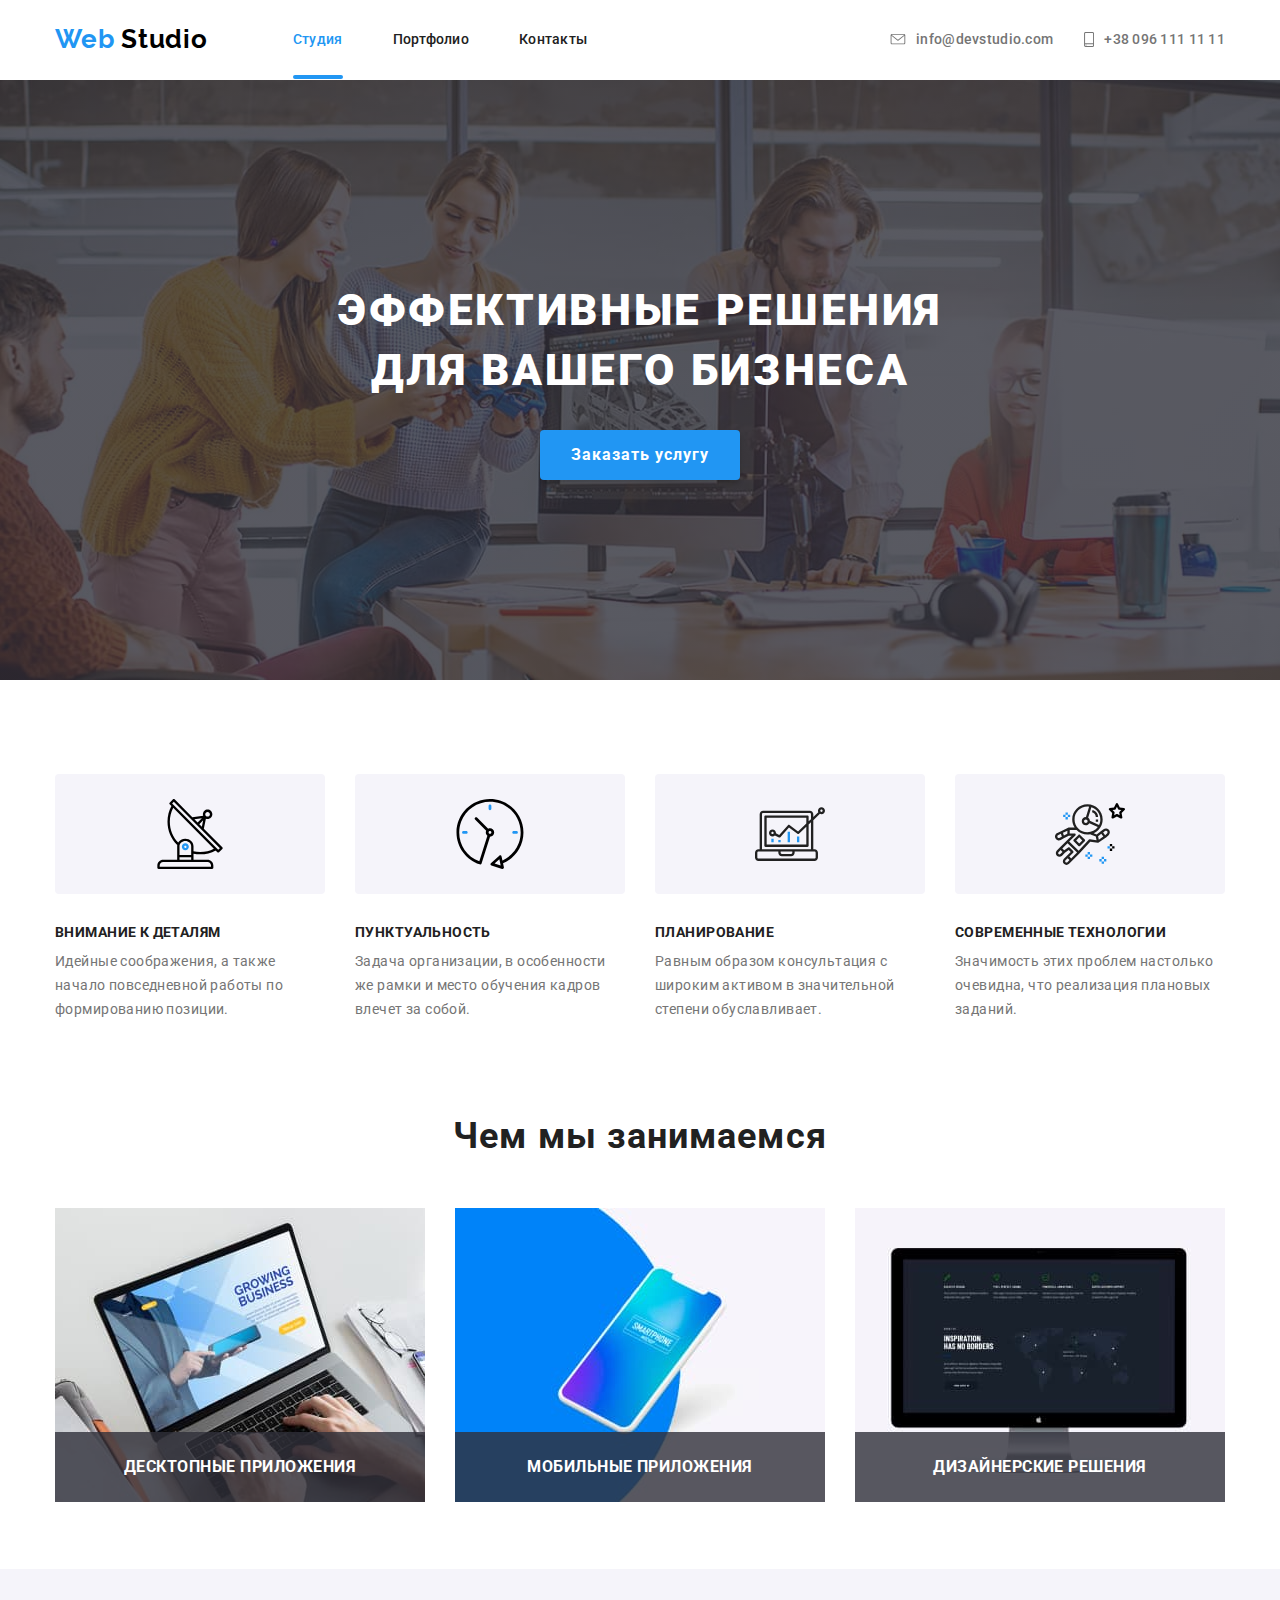
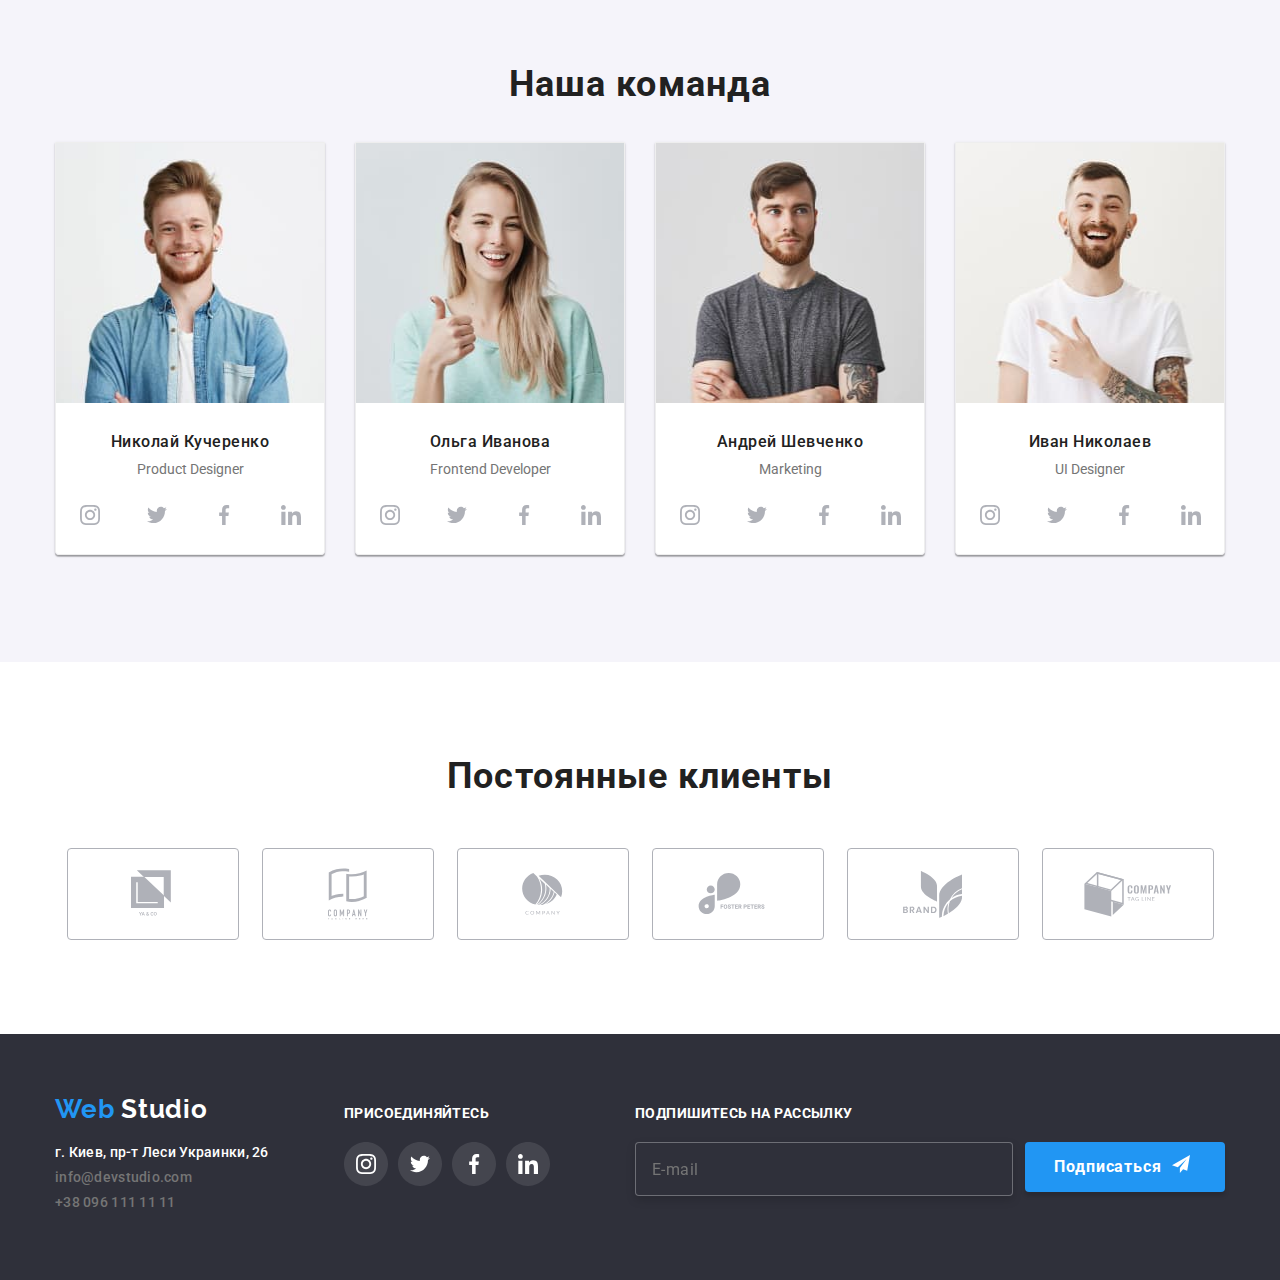
<file: index.html>
<!DOCTYPE html>
<html lang="ru">

<head>
  <meta charset="UTF-8" />
  <meta name="viewport" content="width=device-width, initial-scale=1.0" />
  <title>Web Studio</title>
  <link rel="stylesheet" href="./css/normalize.css" />
  <link rel="stylesheet" href="./css/style.css" />
  <link href="https://fonts.googleapis.com/css2?family=Roboto:wght@400;500;700&display=swap" rel="stylesheet" />
</head>

<body>
  <!--Хедер-->
  <header class="header">
    <div class="container">
      <nav class="navigation">
        <a class="logo-link-header link" href="./index.html">Web<span class="logo-studio-header"> Studio</span></a>

        <ul class="navigation-list list">
          <li class="navigation-list-item">
            <a class="navigation-list-link link current" href="./index.html">Студия</a>
          </li>
          <li class="navigation-list-item">
            <a class="navigation-list-link link" href="./portfolio.html">Портфолио</a>
          </li>
          <li class="navigation-list-item">
            <a class="navigation-list-link link" href="">Контакты</a>
          </li>
        </ul>
      </nav>

      <div class="header-contacts">
        <address class="address">
          <ul class="header-address list">

            <li class="mail-link-block">
              <a class="company-address-header link" href="mailto:info@devstudio.com">
                <svg class="company-address-svg" width="16" height="11">
                  <use href="./images/icons/symbol-defs.svg#envelope"></use>
                </svg>
                info@devstudio.com
              </a>
            </li>

            <li class="phone-link-block">
              <a class="company-address-header link" href="tel:+380961111111">
                <svg class="company-address-svg" width="10" height="15">
                  <use href="./images/icons/symbol-defs.svg#smartphone"></use>
                </svg>
                +38 096 111 11 11
              </a>
            </li>

          </ul>
        </address>
      </div>
    </div>
  </header>

  <main>
    <!--Герой-->
    <section class="hero">
      <div class="container">
        <h1 class="hero-title">
          Эффективные решения<br>для вашего бизнеса
        </h1>
        <div class="hero-button">
          <button class="button" data-open-modal>Заказать услугу</button>
        </div>

        <div class="backdrop is-hidden" data-backdrop>
          <div class="modal">
            <form class="contact-form" autocomplete="off">

              <button class="close-button" data-close-modal>
                <svg class="close-button-icon">
                  <use href="./images/icons/symbol-defs.svg#close"></use>
                </svg>
              </button>

              <b class="modal-title">Оставьте свои данные, мы вам перезвоним</b>

              <div class="input-div">
                <input class="contact-form-input" type="text" name="user-name" placeholder=" " id="user-name">
                <svg class="input-icon">
                  <use href="./images/icons/symbol-defs.svg#person-black"></use>
                </svg>
                <label class="contact-form-label" for="user-name">Имя</label>
              </div>

              <div class="input-div">
                <input class="contact-form-input" type="tel" name="user-phone" placeholder=" " id="user-phone">
                <svg class="input-icon">
                  <use href="./images/icons/symbol-defs.svg#phone-black"></use>
                </svg>
                <label class="contact-form-label" for="user-phone">Телефон</label>
              </div>

              <div class="input-div">
                <input class="contact-form-input" type="email" name="user-email" placeholder=" " id="user-email">
                <svg class="input-icon">
                  <use href="./images/icons/symbol-defs.svg#email-black"></use>
                </svg>
                <label class="contact-form-label" for="user-email">Почта</label>
              </div>

              <div class="input-div">
                <textarea class="user-comment" name="user-message" id="user-comment" placeholder=" "></textarea>
                <label class="comment-label" for="user-comment">Комментарий</label>
              </div>

              <div class="checkbox-div">
                <label class="checkbox-label">
                  <input class="checkbox-input" type="checkbox" name="checkbox-name"><span>Соглашаюсь с рассылкой и
                    принимаю <a href="#">Условия договора</a></span>
                  <svg class="checkbox-icon">
                    <use href="./images/icons/symbol-defs.svg#icon-check"></use>
                  </svg>
                </label>
              </div>

              <button class="submit-button" type="submit">Отправить</button>
            </form>
          </div>
        </div>

        <script>
          const refs = {
            openModalBtn: document.querySelector("[data-open-modal]"),
            closeModalBtn: document.querySelector("[data-close-modal]"),
            backdrop: document.querySelector("[data-backdrop]"),
          };

          refs.openModalBtn.addEventListener("click", toggleModal);
          refs.closeModalBtn.addEventListener("click", toggleModal);

          refs.backdrop.addEventListener("click", logBackdropClick);

          function toggleModal() {
            refs.backdrop.classList.toggle("is-hidden");
          }

          function logBackdropClick() {
            console.log("Это клик в бекдроп");
          }
        </script>

      </div>
    </section>

    <!--Преимущества-->
    <section class="advantages">
      <div class="container">
        <h2 hidden>Наши преимущества</h2>
        <ul class="advantages-list list">
          <li class="advantages-list-item list">
            <div class="advantages-icon-div">
              <svg class="advantage-link-icon">
                <use href="./images/icons/symbol-defs.svg#advantage-1"></use>
              </svg>
            </div>
            <h3 class="advantage-name">Внимание к деталям</h3>
            <p class="advantage-description">
              Идейные соображения, а также начало повседневной работы по
              формированию позиции.
            </p>
          </li>


          <li class="advantages-list-item list">
            <div class="advantages-icon-div">
              <svg class="advantage-link-icon">
                <use href="./images/icons/symbol-defs.svg#advantage-2"></use>
              </svg>
            </div>
            <h3 class="advantage-name">Пунктуальность</h3>
            <p class="advantage-description">
              Задача организации, в особенности же рамки и место обучения
              кадров влечет за собой.
            </p>
          </li>

          <li class="advantages-list-item list">
            <div class="advantages-icon-div">
              <svg class="advantage-link-icon">
                <use href="./images/icons/symbol-defs.svg#advantage-3"></use>
              </svg>
            </div>
            <h3 class="advantage-name">Планирование</h3>
            <p class="advantage-description">
              Равным образом консультация с широким активом в значительной
              степени обуславливает.
            </p>
          </li>

          <li class="advantages-list-item list">
            <div class="advantages-icon-div">
              <svg class="advantage-link-icon">
                <use href="./images/icons/symbol-defs.svg#advantage-4"></use>
              </svg>
            </div>
            <h3 class="advantage-name">Современные технологии</h3>
            <p class="advantage-description">
              Значимость этих проблем настолько очевидна, что реализация
              плановых заданий.
            </p>
          </li>
        </ul>
      </div>
    </section>

    <!--Чем мы занимаемся-->
    <section class="activities">
      <div class="container">
        <h2 class="section-title">Чем мы занимаемся</h2>
        <ul class="activities-list list">

          <li class="activities-list-item">
            <h3 class="activities-list-item-name">Десктопные приложения</h3>
            <img src="./images/activity-1.jpg" alt="Ноутбук" width="370" height="294" />
          </li>

          <li class="activities-list-item">
            <h3 class="activities-list-item-name">Мобильные приложения</h3>
            <img src="./images/activity-2.jpg" alt="Смартфон" width="370" height="294" />
          </li>

          <li class="activities-list-item">
            <h3 class="activities-list-item-name">Дизайнерские решения</h3>
            <img src="./images/activity-3.jpg" alt="Стационарный компьютер" width="370" height="294" />
          </li>

        </ul>
      </div>
    </section>

    <!--Наша команда-->
    <section class="team">
      <div class="container">
        <h2 class="section-title">Наша команда</h2>
        <ul class="team-members-list list">
          <li class="team-member">
            <div class="team-card-image">
              <img class="team-member-image" src="./images/team-member-1.jpg" alt="фото члена команды" width="270"
                height="260" />
            </div>
            <div class="team-card-content">
              <h3 class="team-member-name">Николай Кучеренко</h3>
              <p class="team-member-position">Product Designer</p>
              <ul class="team-member-social-links list">

                <li class="team-member-social-links-item">
                  <a class="team-member-link" href="" aria-label="Ссылка на профиль Инстаграм">
                    <svg class="team-member-link-icon">
                      <use href="./images/icons/symbol-defs.svg#instagram"></use>
                    </svg>
                  </a>
                </li>
                <li class="team-member-social-links-item">
                  <a class="team-member-link" href="" aria-label="Ссылка на профиль Твиттер">
                    <svg class="team-member-link-icon">
                      <use href="./images/icons/symbol-defs.svg#twitter"></use>
                    </svg>
                  </a>
                </li>
                <li class="team-member-social-links-item">
                  <a class="team-member-link" href="" aria-label="Ссылка на профиль Фейсбук">
                    <svg class="team-member-link-icon">
                      <use href="./images/icons/symbol-defs.svg#facebook"></use>
                    </svg>
                  </a>
                </li>
                <li class="team-member-social-links-item">
                  <a class="team-member-link" href="" aria-label="Ссылка на профиль Линкедин">
                    <svg class="team-member-link-icon">
                      <use href="./images/icons/symbol-defs.svg#linkedin"></use>
                    </svg>
                  </a>
                </li>

              </ul>
            </div>
          </li>

          <li class="team-member">
            <div class="team-card-image">
              <img class="team-member-image" src="./images/team-member-2.jpg" alt="фото члена команды" width="270"
                height="260" />
            </div>
            <div class="team-card-content">
              <h3 class="team-member-name">Ольга Иванова</h3>
              <p class="team-member-position">Frontend Developer</p>
              <ul class="team-member-social-links list">

                <li class="team-member-social-links-item">
                  <a class="team-member-link" href="" aria-label="Ссылка на профиль Инстаграм">
                    <svg class="team-member-link-icon">
                      <use href="./images/icons/symbol-defs.svg#instagram"></use>
                    </svg>
                  </a>
                </li>
                <li class="team-member-social-links-item">
                  <a class="team-member-link" href="" aria-label="Ссылка на профиль Твиттер">
                    <svg class="team-member-link-icon">
                      <use href="./images/icons/symbol-defs.svg#twitter"></use>
                    </svg>
                  </a>
                </li>
                <li class="team-member-social-links-item">
                  <a class="team-member-link" href="" aria-label="Ссылка на профиль Фейсбук">
                    <svg class="team-member-link-icon">
                      <use href="./images/icons/symbol-defs.svg#facebook"></use>
                    </svg>
                  </a>
                </li>
                <li class="team-member-social-links-item">
                  <a class="team-member-link" href="" aria-label="Ссылка на профиль Линкедин">
                    <svg class="team-member-link-icon">
                      <use href="./images/icons/symbol-defs.svg#linkedin"></use>
                    </svg>
                  </a>
                </li>

              </ul>
            </div>
          </li>

          <li class="team-member">
            <div class="team-card-image">
              <img class="team-member-image" src="./images/team-member-3.jpg" alt="фото члена команды" width="270"
                height="260" />
            </div>
            <div class="team-card-content">
              <h3 class="team-member-name">Андрей Шевченко</h3>
              <p class="team-member-position">Marketing</p>
              <ul class="team-member-social-links list">

                <li class="team-member-social-links-item">
                  <a class="team-member-link" href="" aria-label="Ссылка на профиль Инстаграм">
                    <svg class="team-member-link-icon">
                      <use href="./images/icons/symbol-defs.svg#instagram"></use>
                    </svg>
                  </a>
                </li>
                <li class="team-member-social-links-item">
                  <a class="team-member-link" href="" aria-label="Ссылка на профиль Твиттер">
                    <svg class="team-member-link-icon">
                      <use href="./images/icons/symbol-defs.svg#twitter"></use>
                    </svg>
                  </a>
                </li>
                <li class="team-member-social-links-item">
                  <a class="team-member-link" href="" aria-label="Ссылка на профиль Фейсбук">
                    <svg class="team-member-link-icon">
                      <use href="./images/icons/symbol-defs.svg#facebook"></use>
                    </svg>
                  </a>
                </li>
                <li class="team-member-social-links-item">
                  <a class="team-member-link" href="" aria-label="Ссылка на профиль Линкедин">
                    <svg class="team-member-link-icon">
                      <use href="./images/icons/symbol-defs.svg#linkedin"></use>
                    </svg>
                  </a>
                </li>

              </ul>
            </div>
          </li>

          <li class="team-member">
            <div class="team-card-image">
              <img class="team-member-image" src="./images/team-member-4.jpg" alt="фото члена команды" width="270"
                height="260" />
            </div>
            <div class="team-card-content">
              <h3 class="team-member-name">Иван Николаев</h3>
              <p class="team-member-position">UI Designer</p>
              <ul class="team-member-social-links list">

                <li class="team-member-social-links-item">
                  <a class="team-member-link" href="" aria-label="Ссылка на профиль Инстаграм">
                    <svg class="team-member-link-icon">
                      <use href="./images/icons/symbol-defs.svg#instagram"></use>
                    </svg>
                  </a>
                </li>
                <li class="team-member-social-links-item">
                  <a class="team-member-link" href="" aria-label="Ссылка на профиль Твиттер">
                    <svg class="team-member-link-icon">
                      <use href="./images/icons/symbol-defs.svg#twitter"></use>
                    </svg>
                  </a>
                </li>
                <li class="team-member-social-links-item">
                  <a class="team-member-link" href="" aria-label="Ссылка на профиль Фейсбук">
                    <svg class="team-member-link-icon">
                      <use href="./images/icons/symbol-defs.svg#facebook"></use>
                    </svg>
                  </a>
                </li>
                <li class="team-member-social-links-item">
                  <a class="team-member-link" href="" aria-label="Ссылка на профиль Линкедин">
                    <svg class="team-member-link-icon">
                      <use href="./images/icons/symbol-defs.svg#linkedin"></use>
                    </svg>
                  </a>
                </li>

              </ul>
            </div>
          </li>
        </ul>
      </div>
    </section>

    <!--Постоянные клиенты-->
    <section class="clients">
      <div class="container">
        <h2 class="section-title">Постоянные клиенты</h2>
        <ul class="clients-list list">
          <li class="clients-list-item">
            <a class="client-logo-link" href="" aria-label="логотип компании-клиента">
              <svg class="client-logo-svg" width="44" height="49">
                <use href="./images/icons/symbol-defs.svg#logo-1"></use>
              </svg>
            </a>
          </li>
          <li class="clients-list-item">
            <a class="client-logo-link" href="" aria-label="логотип компании-клиента">
              <svg class="client-logo-svg" width="40" height="52">
                <use href="./images/icons/symbol-defs.svg#logo-2"></use>
              </svg>
            </a>
          </li>
          <li class="clients-list-item">
            <a class="client-logo-link" href="" aria-label="логотип компании-клиента">
              <svg class="client-logo-svg" width="41" height="42">
                <use href="./images/icons/symbol-defs.svg#logo-3"></use>
              </svg>
            </a>
          </li>
          <li class="clients-list-item">
            <a class="client-logo-link" href="" aria-label="логотип компании-клиента">
              <svg class="client-logo-svg" width="80" height="42">
                <use href="./images/icons/symbol-defs.svg#logo-4"></use>
              </svg>
            </a>
          </li>
          <li class="clients-list-item">
            <a class="client-logo-link" href="" aria-label="логотип компании-клиента">
              <svg class="client-logo-svg" width="59" height="47">
                <use href="./images/icons/symbol-defs.svg#logo-5"></use>
              </svg>
            </a>
          </li>
          <li class="clients-list-item">
            <a class="client-logo-link" href="" aria-label="логотип компании-клиента">
              <svg class="client-logo-svg" width="88" height="45">
                <use href="./images/icons/symbol-defs.svg#logo-6"></use>
              </svg>
            </a>
          </li>
        </ul>
      </div>
    </section>
  </main>

  <footer>
    <!--Контакты-->
    <section class="footer">
      <div class="container">
        <h2 hidden>Контакты</h2>
        <div class="footer-contacts">
          <a class="logo-link-footer link" href="./index.html">Web<span class="logo-studio-footer"> Studio</span></a>
          <address class="address">
            <ul class="list">
              <li>
                <a class="company-address link" href="https://goo.gl/maps/VdEKPKN24WeTXLv36" target="_blank">г. Киев,
                  пр-т Леси Украинки, 26</a>
              </li>
              <li>
                <a class="company-mail-footer link" href="mailto:info@devstudio.com">info@devstudio.com
                </a>
              </li>
              <li>
                <a class="company-phone-footer link" href="tel:+380961111111">+38 096 111 11 11
                </a>
              </li>
            </ul>
          </address>
        </div>

        <div class="footer-join">
          <b class="join">Присоединяйтесь</b>
          <ul class="join-links-list list">
            <li class="join-links-item">
              <a class="join-logo-link link" href="">
                <svg class="join-logo-link-svg">
                  <use href="./images/icons/symbol-defs.svg#instagram-footer"></use>
                </svg>
              </a>
            </li>
            <li class="join-links-item">
              <a class="join-logo-link link" href="">
                <svg class="join-logo-link-svg">
                  <use href="./images/icons/symbol-defs.svg#twitter-footer"></use>
                </svg>
              </a>
            </li>
            <li class="join-links-item">
              <a class="join-logo-link link" href="">
                <svg class="join-logo-link-svg">
                  <use href="./images/icons/symbol-defs.svg#facebook-footer"></use>
                </svg>
              </a>
            </li>
            <li class="join-links-item">
              <a class="join-logo-link link" href="">
                <svg class="join-logo-link-svg">
                  <use href="./images/icons/symbol-defs.svg#linkedin-footer"></use>
                </svg>
              </a>
            </li>
          </ul>
        </div>

        <div class="footer-subscribe">

          <form action="#" method="GET" class="subscribe-form">
            <b class="subscribe">Подпишитесь на рассылку</b>
            <div class="subscribe-block">

              <input type="email" name="user email" class="subscribe-input" placeholder="E-mail">

              <button type="submit" class="subscribe-button">
                Подписаться
                <svg class="subscribe-button-icon" width="24" height="24">
                  <use href="./images/icons/symbol-defs.svg#send"></use>
                </svg>
              </button>
            </div>
          </form>

        </div>
      </div>
    </section>
  </footer>
</body>

</html>
</file>
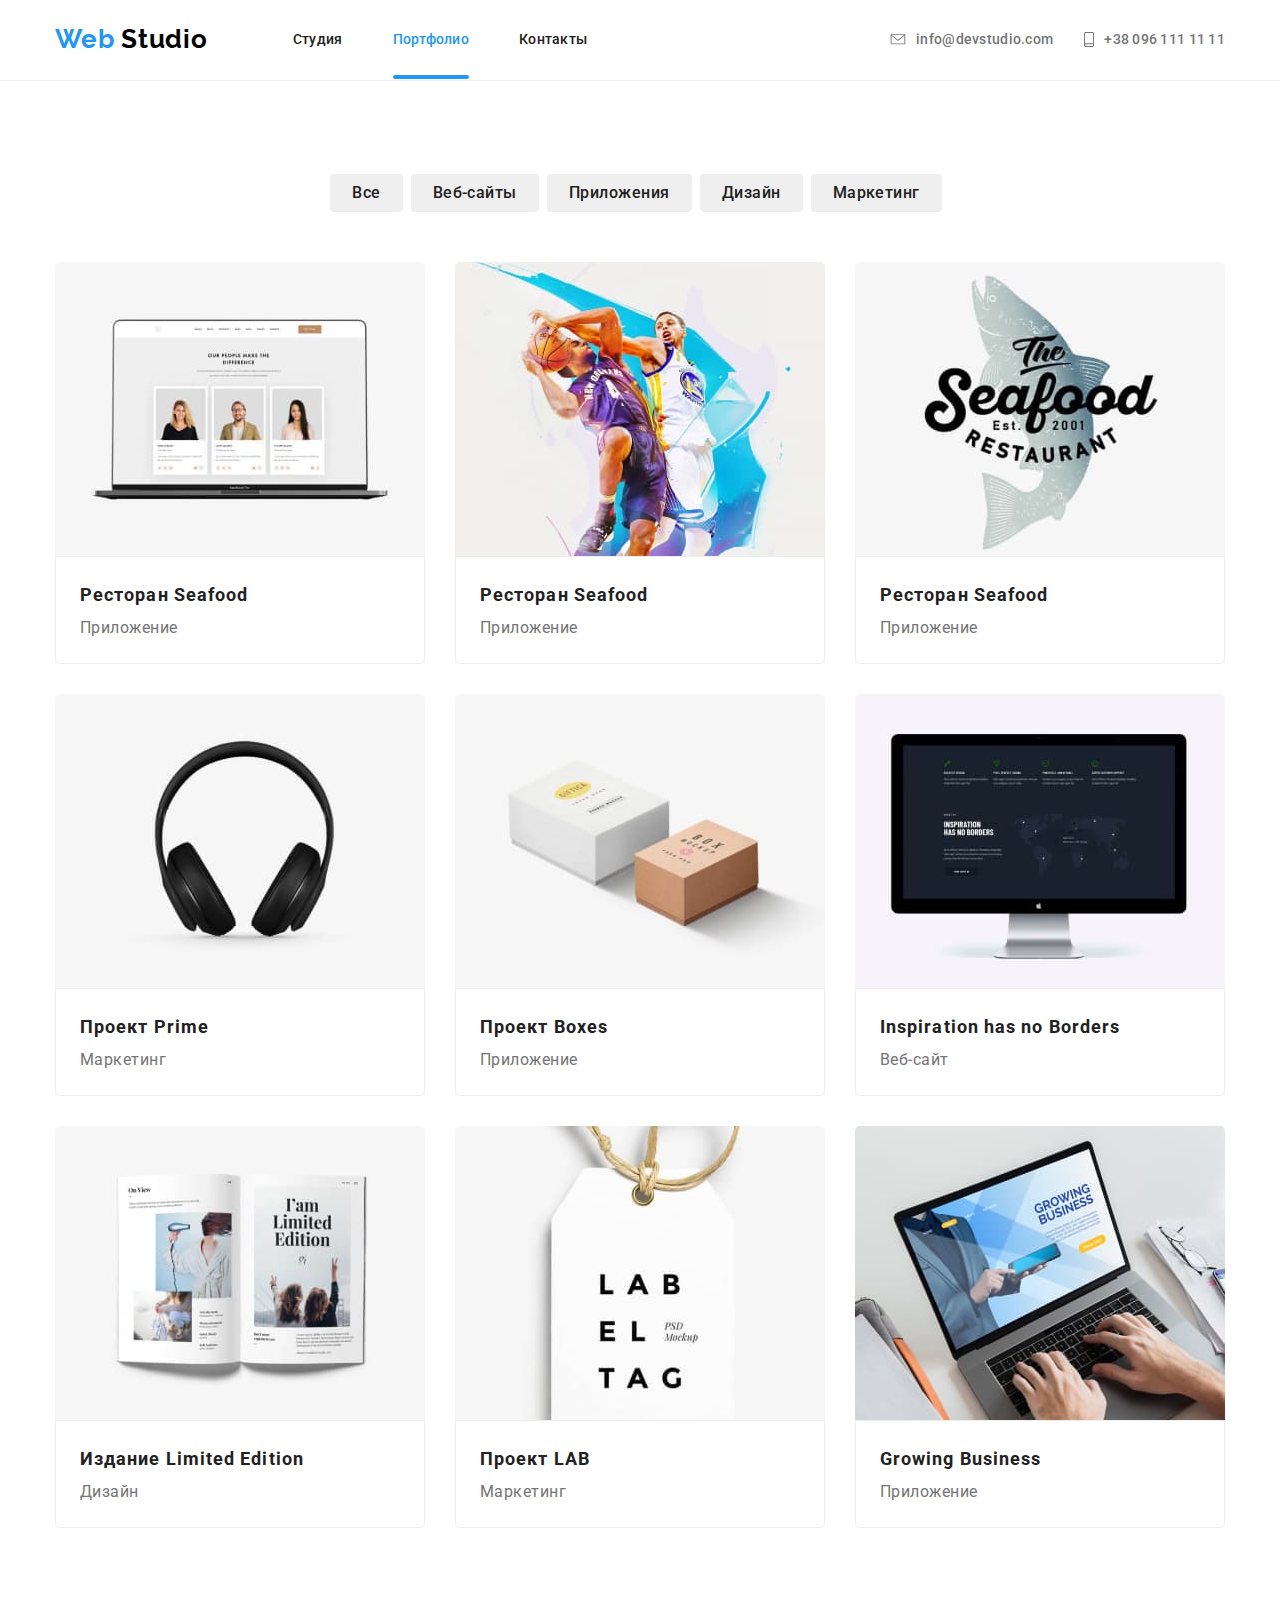
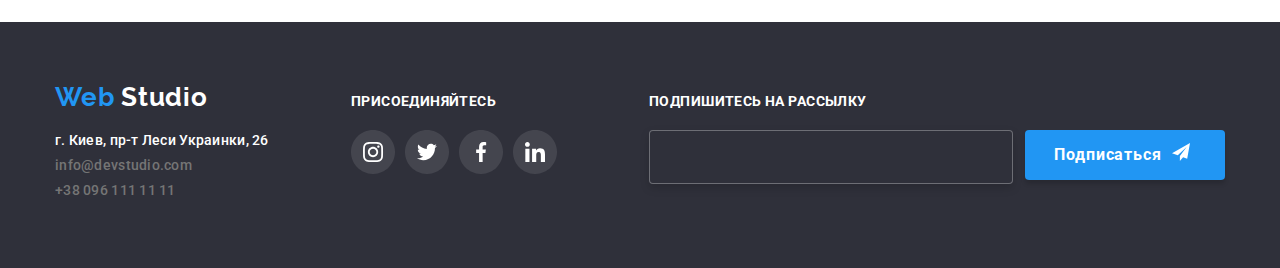
<file: portfolio.html>
<!DOCTYPE html>
<html lang="ru">

<head>
    <meta charset="UTF-8">
    <meta name="viewport" content="width=device-width, initial-scale=1.0">
    <title>Web Studio</title>
    <link rel="stylesheet" href="./css/normalize.css">
    <link rel="stylesheet" href="./css/style.css">
    <link href="https://fonts.googleapis.com/css2?family=Roboto:wght@400;500;700&display=swap" rel="stylesheet">

</head>

<body>

    <!--Хедер-->
    <header class="header">
        <div class="container">
            <nav class="navigation">
                <a class="logo-link-header link" href="./index.html">Web<span class="logo-studio-header">
                        Studio</span></a>

                <ul class="navigation-list list">
                    <li class="navigation-list-item">
                        <a class="navigation-list-link link" href="./index.html">Студия</a>
                    </li>
                    <li class="navigation-list-item">
                        <a class="navigation-list-link link current" href="./portfolio.html">Портфолио</a>
                    </li>
                    <li class="navigation-list-item">
                        <a class="navigation-list-link link" href="">Контакты</a>
                    </li>
                </ul>
            </nav>

            <div class="header-contacts">
                <address class="address">
                    <ul class="header-address list">

                        <li class="mail-link-block">
                            <a class="company-address-header link" href="mailto:info@devstudio.com">
                                <svg class="company-address-svg" width="16" height="11">
                                    <use class="envelope" href="./images/icons/symbol-defs.svg#envelope"></use>
                                </svg>
                                info@devstudio.com
                            </a>
                        </li>

                        <li class="phone-link-block">
                            <a class="company-address-header link" href="tel:+380961111111">
                                <svg class="company-address-svg" width="10" height="15">
                                    <use class="smartphone" href="./images/icons/symbol-defs.svg#smartphone"></use>
                                </svg>
                                +38 096 111 11 11
                            </a>
                        </li>

                    </ul>
                </address>
            </div>
        </div>
    </header>

    <main>
        <!--Портфолио-->
        <section class="portfolio">
            <div class="container">
                <h1 hidden>Портфолио</h1>
                <ul class="portfolio-button-list list">
                    <li>
                        <button class="portfolio-button-list-item" type="button">Все</button>
                    </li>
                    <li>
                        <button class="portfolio-button-list-item" type="button">Веб-сайты</button>
                    </li>
                    <li>
                        <button class="portfolio-button-list-item" type="button">Приложения</button>
                    </li>
                    <li>
                        <button class="portfolio-button-list-item" type="button">Дизайн</button>
                    </li>
                    <li>
                        <button class="portfolio-button-list-item" type="button">Маркетинг</button>
                    </li>
                </ul>

                <ul class="portfolio-example-list list">

                    <li class="portfolio-example-list-item">
                        <a class="portfolio-card-link link" href="">
                            <div class="portfolio-card">
                                <img src="./images/portfolio-1.jpg" alt="ноутбук" width="370" height="294">
                                <div class="overlay">
                                    <p class="overlay-text">Технокряк это современная площадка распространения
                                        коронавируса.
                                        Компании используют эту платформу для цифрового шпионажа и атак на защищённые
                                        сервера конкурентов.</p>
                                </div>
                            </div>
                            <div class="portfolio-card-content">
                                <h3 class="portfolio-example-title">Ресторан Seafood</h3>
                                <p class="portfolio-example-text">Приложение</p>
                            </div>
                        </a>
                    </li>

                    <li class="portfolio-example-list-item">
                        <a class="portfolio-card-link link" href="">
                            <div class="portfolio-card">
                                <img src="./images/portfolio-2.jpg" alt="баскетболисты" width="370" height="294">
                                <div class="overlay">
                                    <p class="overlay-text">Технокряк это современная площадка распространения
                                        коронавируса.
                                        Компании используют эту платформу для цифрового шпионажа и атак на защищённые
                                        сервера конкурентов.</p>
                                </div>
                            </div>
                            <div class="portfolio-card-content">
                                <h3 class="portfolio-example-title">Ресторан Seafood</h3>
                                <p class="portfolio-example-text">Приложение</p>
                            </div>
                        </a>
                    </li>

                    <li class="portfolio-example-list-item">
                        <a class="portfolio-card-link link" href="">
                            <div class="portfolio-card">
                                <img src="./images/portfolio-3.jpg" alt="лого ресторана" width="370" height="294">
                                <div class="overlay">
                                    <p class="overlay-text">Технокряк это современная площадка распространения
                                        коронавируса.
                                        Компании используют эту платформу для цифрового шпионажа и атак на защищённые
                                        сервера конкурентов.</p>
                                </div>
                            </div>
                            <div class="portfolio-card-content">
                                <h3 class="portfolio-example-title">Ресторан Seafood</h3>
                                <p class="portfolio-example-text">Приложение</p>
                            </div>
                        </a>
                    </li>

                    <li class="portfolio-example-list-item">
                        <a class="portfolio-card-link link" href="">
                            <div class="portfolio-card">
                                <img src="./images/portfolio-4.jpg" alt="наушники" width="370" height="294">
                                <div class="overlay">
                                    <p class="overlay-text">Технокряк это современная площадка распространения
                                        коронавируса.
                                        Компании используют эту платформу для цифрового шпионажа и атак на защищённые
                                        сервера конкурентов.</p>
                                </div>
                            </div>
                            <div class="portfolio-card-content">
                                <h3 class="portfolio-example-title">Проект Prime</h3>
                                <p class="portfolio-example-text">Маркетинг</p>
                            </div>
                        </a>
                    </li>

                    <li class="portfolio-example-list-item">
                        <a class="portfolio-card-link link" href="">
                            <div class="portfolio-card">
                                <img src="./images/portfolio-5.jpg" alt="коробки" width="370" height="294">
                                <div class="overlay">
                                    <p class="overlay-text">Технокряк это современная площадка распространения
                                        коронавируса.
                                        Компании используют эту платформу для цифрового шпионажа и атак на защищённые
                                        сервера конкурентов.</p>
                                </div>
                            </div>
                            <div class="portfolio-card-content">
                                <h3 class="portfolio-example-title">Проект Boxes</h3>
                                <p class="portfolio-example-text">Приложение</p>
                            </div>
                        </a>
                    </li>

                    <li class="portfolio-example-list-item">
                        <a class="portfolio-card-link link" href="">
                            <div class="portfolio-card">
                                <img src="./images/portfolio-6.jpg" alt="ПК" width="370" height="294">
                                <div class="overlay">
                                    <p class="overlay-text">Технокряк это современная площадка распространения
                                        коронавируса.
                                        Компании используют эту платформу для цифрового шпионажа и атак на защищённые
                                        сервера конкурентов.</p>
                                </div>
                            </div>
                            <div class="portfolio-card-content">
                                <h3 class="portfolio-example-title">Inspiration has no Borders</h3>
                                <p class="portfolio-example-text">Веб-сайт</p>
                            </div>
                        </a>
                    </li>

                    <li class="portfolio-example-list-item">
                        <a class="portfolio-card-link link" href="">
                            <div class="portfolio-card">
                                <img src="./images/portfolio-7.jpg" alt="журнал" width="370" height="294">
                                <div class="overlay">
                                    <p class="overlay-text">Технокряк это современная площадка распространения
                                        коронавируса.
                                        Компании используют эту платформу для цифрового шпионажа и атак на защищённые
                                        сервера конкурентов.</p>
                                </div>
                            </div>
                            <div class="portfolio-card-content">
                                <h3 class="portfolio-example-title">Издание Limited Edition</h3>
                                <p class="portfolio-example-text">Дизайн</p>
                            </div>
                        </a>
                    </li>

                    <li class="portfolio-example-list-item">
                        <a class="portfolio-card-link link" href="">
                            <div class="portfolio-card">
                                <img src="./images/portfolio-8.jpg" alt="лого проекта" width="370" height="294">
                                <div class="overlay">
                                    <p class="overlay-text">Технокряк это современная площадка распространения
                                        коронавируса.
                                        Компании используют эту платформу для цифрового шпионажа и атак на защищённые
                                        сервера конкурентов.</p>
                                </div>
                            </div>
                            <div class="portfolio-card-content">
                                <h3 class="portfolio-example-title">Проект LAB</h3>
                                <p class="portfolio-example-text">Маркетинг</p>
                            </div>
                        </a>
                    </li>

                    <li class="portfolio-example-list-item">
                        <a class="portfolio-card-link link" href="">
                            <div class="portfolio-card">
                                <img src="./images/portfolio-9.jpg" alt="ноутбук" width="370" height="294">
                                <div class="overlay">
                                    <p class="overlay-text">Технокряк это современная площадка распространения
                                        коронавируса.
                                        Компании используют эту платформу для цифрового шпионажа и атак на защищённые
                                        сервера конкурентов.</p>
                                </div>
                            </div>
                            <div class="portfolio-card-content">
                                <h3 class="portfolio-example-title">Growing Business</h3>
                                <p class="portfolio-example-text">Приложение</p>
                            </div>
                        </a>
                    </li>

                </ul>
            </div>

        </section>
    </main>

    <footer>
        <!--Контакты-->
        <section class="footer">
            <div class="container">
                <h2 hidden>Контакты</h2>
                <div class="footer-contacts">
                    <a class="logo-link-footer link" href="./index.html">Web<span class="logo-studio-footer">
                            Studio</span></a>
                    <address class="address">
                        <ul class="list">
                            <li>
                                <a class="company-address link" href="https://goo.gl/maps/VdEKPKN24WeTXLv36"
                                    target="_blank">г.
                                    Киев,
                                    пр-т Леси Украинки, 26</a>
                            </li>
                            <li>
                                <a class="company-mail-footer link" href="mailto:info@devstudio.com">info@devstudio.com
                                </a>
                            </li>
                            <li>
                                <a class="company-phone-footer link" href="tel:+380961111111">+38 096 111 11 11
                                </a>
                            </li>
                        </ul>
                    </address>
                </div>

                <div class="footer-join">
                    <b class="join">Присоединяйтесь</b>
                    <ul class="join-links-list list">
                        <li class="join-links-item">
                            <a class="join-logo-link" href="">
                                <svg class="join-logo-link-svg">
                                    <use href="./images/icons/symbol-defs.svg#instagram-footer"></use>
                                </svg>
                            </a>
                        </li>
                        <li class="join-links-item">
                            <a class="join-logo-link" href="">
                                <svg class="join-logo-link-svg">
                                    <use href="./images/icons/symbol-defs.svg#twitter-footer"></use>
                                </svg>
                            </a>
                        </li>
                        <li class="join-links-item">
                            <a class="join-logo-link" href="">
                                <svg class="join-logo-link-svg">
                                    <use href="./images/icons/symbol-defs.svg#facebook-footer"></use>
                                </svg>
                            </a>
                        </li>
                        <li class="join-links-item">
                            <a class="join-logo-link" href="">
                                <svg class="join-logo-link-svg">
                                    <use href="./images/icons/symbol-defs.svg#linkedin-footer"></use>
                                </svg>
                            </a>
                        </li>
                    </ul>
                </div>

                <div class="footer-subscribe">
                    <form action="#" method="GET" class="subscribe-form">
                        <b class="subscribe">Подпишитесь на рассылку</b>

                        <div class="subscribe-block">
                            <input type="email" name="user email" class="subscribe-input">

                            <button type="submit" class="subscribe-button">
                                Подписаться
                                <svg class="subscribe-button-icon" width="24" height="24">
                                    <use href="./images/icons/symbol-defs.svg#send"></use>
                                </svg>
                            </button>
                        </div>

                    </form>
                </div>
            </div>
        </section>
    </footer>
</body>
</file>
<file: css/style.css>
/*
цвет текста
color: #000000; черный для лого
color: #212121; почти черный
color: #FFFFFF; белый
color: #2196F3; голубой
color: #757575; серый

цвет фона
background: #FFFFFF; белый
background: #F5F4FA; серый
background: #2F303A; темный
*/
@font-face {
  font-family: "Raleway";
  font-style: normal;
  font-weight: 700;
  src: local("Raleway Bold"), local("Raleway-Bold"),
    url("../fonts/raleway-v16-latin-700.woff2") format("woff2"),
    /* Chrome 26+, Opera 23+, Firefox 39+ */
      url("../fonts/raleway-v16-latin-700.woff") format("woff"); /* Chrome 6+, Firefox 3.6+, IE 9+, Safari 5.1+ */
}
:root {
  --main-font: "Roboto", sans-serif;
  --secondary-font: "Raleway", sans-serif;
  --section-title-color: #212121;
  --accent-color: #2196f3;
  --accent-text: #ffffff;
  --logo-studio-header: #000000;
  --description-text-color: #757575;
  --title-text-color: #212121;
  --background-dark-color: #2f303a;
  --background-grey-color: #f5f4fa;
}
body {
  background-color: #ffffff;
  font-family: var(--main-font);
  font-size: 14px;
}
.link {
  text-decoration: none;
}
.list {
  list-style: none;
  padding-left: 0;
  padding-right: 0;
}
.section-title {
  /*универсальный заголовок секции*/
  font-weight: 700;
  font-size: 36px;
  line-height: 1.16;
  text-align: center;
  letter-spacing: 0.03em;
  color: var(--section-title-color);
}
.container {
  width: 1170px;
  padding-left: 15px;
  padding-right: 15px;
  margin-left: auto;
  margin-right: auto;
}
ul,
li,
h1,
h2,
h3,
h4,
h5,
h6,
p {
  margin-top: 0;
  margin-bottom: 0;
}
img {
  display: block;
  max-width: 100%;
}

/*Хедер*/
.logo-link-header {
  font-family: var(--secondary-font);
  font-weight: 700;
  font-size: 26px;
  line-height: 1.19;
  letter-spacing: 0.03em;
  color: var(--accent-color);

  padding-top: 24px;
  padding-bottom: 25px;
  margin-right: 85px;
}
.logo-studio-header {
  color: var(--logo-studio-header);
}
.header-address {
  display: flex;
}
.company-address-header {
  font-weight: 500;
  font-size: 14px;
  font-style: normal;
  line-height: 1.14;
  letter-spacing: 0.02em;
  color: var(--description-text-color);
  padding-top: 32px;
  padding-bottom: 32px;

  display: flex;
  align-items: center;
}
.company-address-svg {
  fill: currentColor;
  /*внимательно*/
  margin-right: 10px;
}
.company-address-header:hover,
.company-address-header:focus {
  color: var(--accent-color);
  transition: 250ms cubic-bezier(0.4, 0, 0.2, 1);
}
.mail-link-block {
  margin-right: 31px;
}
.navigation-list-link {
  position: relative;

  font-weight: 500;
  font-size: 14px;
  font-style: normal;
  line-height: 1.14;
  letter-spacing: 0.02em;
  color: var(--section-title-color);

  transition: 250ms cubic-bezier(0.4, 0, 0.2, 1);

  padding-top: 32px;
  padding-bottom: 32px;
}
.navigation-list-link:hover,
.navigation-list-link:focus {
  color: var(--accent-color);
}
.header .container {
  display: flex;
  align-items: center;
  justify-content: space-between;
}
.navigation-list {
  display: flex;
}
.navigation-list-item:not(:last-child) {
  margin-right: 50px;
}
.current::after {
  position: absolute;

  content: "";
  width: 100%;
  height: 4px;
  background-color: #2196F3;
  border-radius: 2px;
  bottom: 0;

  display: block;
}
.navigation-list-link.current {
  color:#2196F3;
}
.navigation {
  display: flex;
  align-items: center;
}

/*Герой*/
.hero {
  /* outline: 1px solid #666; */

  background-image: linear-gradient(
      to bottom,
      rgba(47, 48, 58, 0.8),
      rgba(47, 48, 58, 0.8)
    ),
    url(../images/header-background.jpg);
  background-repeat: no-repeat;
  background-position: center;
  background-size: cover;
  /* max-width: 1600px; */
  padding-top: 200px;
  padding-bottom: 200px;

  text-align: center;
}
.hero-title {
  font-weight: 900;
  font-size: 44px;
  line-height: 60px;
  text-align: center;
  letter-spacing: 0.06em;
  text-transform: uppercase;
  color: var(--accent-text);

  margin-bottom: 30px;
}
.button {
  font-weight: 700;
  font-size: 16px;
  line-height: 1.87;
  letter-spacing: 0.06em;
  color: #ffffff;
  background-color: var(--accent-color);
  width: 200px;
  height: 50px;
  outline: none;
  border: unset;
  cursor: pointer;

  box-shadow: 0px 4px 4px rgba(0, 0, 0, 0.15);
  border-radius: 4px;
}
.backdrop {
  position: fixed;
  top: 0;
  left: 0;
  z-index: 999;

  width: 100%;
  height: 100%;
  background: rgba(0, 0, 0, 0.2);
}
.backdrop.is-hidden {
  opacity: 0;
  pointer-events: none;
}
.modal {
  position: absolute;
  top: 50%;
  left: 50%;
  transform: translate(-50%, -50%);
  
  width: 528px;
  height: 581px;

  background: #FFFFFF;
  box-shadow: 0px 1px 3px rgba(0, 0, 0, 0.12), 0px 1px 1px
  rgba(0, 0, 0, 0.14), 0px 2px 1px
  rgba(0, 0, 0, 0.2);
  border-radius: 4px;
}
.contact-form {
  position: relative;

  padding: 40px;
  display: flex;
  flex-direction: column;
  box-sizing: border-box;

  background-color: #FFFFFF;
}
.close-button {
  position: absolute;
  top: 1%;
  right: 1%;

  border-radius: 50%;
  width: 30px;
  height: 30px;
  cursor: pointer;

  background: #FFFFFF;
  border: 1px solid rgba(0, 0, 0, 0.1);
}
.close-button-icon {
  margin-top: 3px;

  width: 11px;
  height: 11px;
}
.close-button:hover .close-button-icon,
.close-button:focus .close-button-icon {
  fill: var(--accent-color);
  cursor: pointer;
}
.input-div {
  position: relative;
}
.modal-title {
  font-style: 400;
  font-weight: 700;
  font-size: 20px;
  line-height: 1.15;
  letter-spacing: 0.03em;
  color: var(--title-text-color);

  margin-bottom: 30px;
  margin-left: auto;
  margin-right: auto;
}
.contact-form-label[placehoder], /*серый шрифт*/
.checkbox-label {
  font-weight: 400;
  font-size: 14px;
  line-height: 16px;
  letter-spacing: 0.01em;
  color: var(--description-text-color);
}
.contact-form-input[placehoder],
.checkbox-input[placehoder] {
  margin-left: 42px;
}
.input-icon {
  position: absolute;
  top: 0;
  left: 0;

  width: 18px;
  height: 18px;
  margin-left: 16px;
  margin-top: 11px;
  margin-bottom: 11px;
  margin-right: 8px;

  fill: var(--title-text-color);
}
.contact-form-label {
  position: absolute;
  top: 0;
  left: 0;

  margin-left: 42px;
  margin-top: 12px;
  margin-bottom: 12px;

  color: var(--description-text-color);
  transition: 250ms;
}
.contact-form-input:focus,
.user-comment:focus {
  outline: none;
  border-color: var(--accent-color);
}
.contact-form-input:focus ~ .contact-form-label,
.contact-form-input:not(:placeholder-shown) ~ .contact-form-label {
  color: var(--accent-color);
  transform: translateY(-30px) translateX(-28px);
}
.contact-form-input:focus ~ .input-icon,
.contact-form-input:not(:placeholder-shown) ~ .input-icon {
  fill: var(--accent-color);
}
.user-comment:focus ~ .comment-label,
.user-comment:not(:placeholder-shown) ~ .comment-label{
  color: var(--accent-color);
  transform: translateY(-31px) translateX(-2px);
  margin: 0;
}
.user-comment:focus + [placeholder] {
display: hidden;
}
.contact-form-input {
  width: 448px;
  height: 40px;
  margin-bottom: 28px;
  padding-left: 42px;
  padding-right: 16px;
  box-sizing: border-box;

  border: 1px solid rgba(33, 33, 33, 0.2);
  border-radius: 4px;
}
.comment-label {  /*серый шрифт*/
  position: absolute;
  top: 0;
  left: 0;

  font-weight: 400;
  font-size: 14px;
  line-height: 16px;
  letter-spacing: 0.01em;
  color: var(--description-text-color);

  transition: 250ms;
  padding-left: 16px;
  padding-top: 12px;
}
.user-comment {
  width: 448px;
  height: 120px;
  resize: none;
  box-sizing: border-box;

  margin-bottom: 20px;
  padding-left: 16px;
  padding-right: 16px;
  padding-top: 12px;
  padding-bottom: 12px;

  border: 1px solid rgba(33, 33, 33, 0.2);
  border-radius: 4px;
}
.checkbox-div {
  position: relative;

  margin-bottom: 30px;
}
.checkbox-input {
  -webkit-appearance: none;
  -moz-appearance: none;
  appearance: none;
  position: absolute;
}
.checkbox-input:checked ~ .checkbox-icon {
  background-color: var(--accent-color);
  border: none;
}
.checkbox-label {
  display: flex;
  justify-content: center;
  align-items: center;
  flex-direction: row-reverse;

  font-weight: 400;
  font-size: 14px;
  line-height: 16px;
  letter-spacing: 0.01em;
  color: var(--description-text-color);
}
.checkbox-icon {
  box-sizing: border-box;

  width: 16px;
  height: 15px;
  fill: #fff;
  background-color: #fff;
  border: 2px solid #212121;
  border-radius: 1px;

  margin-right: 9px;
}
.submit-button {
  font-weight: 700;
  font-size: 16px;
  line-height: 1.87;
  letter-spacing: 0.06em;
  color: #ffffff;
  background-color: var(--accent-color);
  width: 200px;
  height: 50px;
  outline: none;
  border: unset;
  cursor: pointer;

  box-shadow: 0px 4px 4px rgba(0, 0, 0, 0.15);
  border-radius: 4px;

  margin-left: auto;
  margin-right: auto;
}



/*Преимущества*/
.advantages {
  /* outline: 1px solid #666; */

  padding-top: 94px;
  padding-bottom: 94px;
}
.advantage-name {
  font-weight: 700;
  font-size: 14px;
  line-height: 16px;
  letter-spacing: 0.03em;
  text-transform: uppercase;
  color: #212121;
}
.advantage-description {
  font-weight: 400;
  font-size: 14px;
  line-height: 1.71;
  letter-spacing: 0.03em;
  color: var(--description-text-color);
}
.advantage-link-icon {
  width: 70px;
  height: 70px;
}
.advantages-icon-div {
  width: 270px;
  height: 120px;
  background: #F5F4FA;
  border-radius: 4px;

  display: flex;
  justify-content: center;
  align-items: center;
}
.advantages-list {
  display: flex;
  justify-content: center;
}
.advantages-list-item:not(:last-child) {
  margin-right: 30px;
}
.advantage-name {
  margin-top: 30px;
  margin-bottom: 10px;
}
.link-icon {
  fill: #2f303a;
}

/*Чем мы занимаемся*/
.activities {
  /* outline: 1px solid #666; */

  padding-top: 0;
  padding-bottom: 67px;
}
.activities-list {
  display: flex;
  justify-content: center;
}
.activities-list-item {
  position: relative;
}
.activities-list-item-name {
  position: absolute;
  bottom: 0;

  font-weight: 700;
  font-size: 1.14;
  line-height: 16px;
  text-align: center;
  letter-spacing: 0.03em;
  text-transform: uppercase;
  color: var(--accent-text); 

  background: rgba(47, 48, 58, 0.8);
  width: 370px;
  height: 70px;

  display: flex;
  justify-content: center;
  align-items: center;
}
.activities .section-title {
  margin-bottom: 50px;
}
.activities-list-item:not(:last-child) {
  margin-right: 30px;
}

/*Наша команда*/
.team {
  background-color: var(--background-grey-color);

  padding-top: 94px;
  padding-bottom: 107px;
}
.team .section-title {
  font-weight: 700;
  font-size: 36px;
  line-height: 42px;
  text-align: center;
  letter-spacing: 0.03em;
  color: var(--title-text-color);

  margin-bottom: 37px;
}
.team-member {
  border: 1px solid #eeeeee;
  border-bottom-right-radius: 4px;
  border-bottom-left-radius: 4px;
  overflow: hidden;
  box-shadow: 0px 2px 1px rgba(0, 0, 0, 0.2), 0px 1px 1px rgba(0, 0, 0, 0.14),
    0px 1px 3px rgba(0, 0, 0, 0.12);
}
.team-card-content {
  background-color: #ffffff;
}
.team-member-name {
  font-weight: 500;
  font-size: 16px;
  line-height: 1.18;
  letter-spacing: 0.03em;
  color: var(--title-text-color);

  display: flex;
  justify-content: center;
}
.team-member-position {
  font-weight: 400;
  color: var(--description-text-color);
  margin-bottom: 16px;

  display: flex;
  justify-content: center;
}
.team-member-social-links {
  display: flex;
  justify-content: space-around;
  padding-bottom: 17px;
}
.team-member-social-links-item {
  width: 44px;
  height: 44px;
  display: flex;
  justify-content: center;
  align-items: center;
}
.team-member-link {
  width: 44px;
  height: 44px;  
  border-radius: 50%;
  fill: #AFB1B8;

  display: flex;
  align-items: center;
  justify-content: center;

  transition: 250ms cubic-bezier(0.4, 0, 0.2, 1);
}
.team-member-link:hover,
.team-member-link:focus {
  background-color: var(--accent-color);
}
.team-member-link-icon {
  width: 20px;
  height: 20px;
  transition: 250ms cubic-bezier(0.4, 0, 0.2, 1);
}
.team-member-link:hover .team-member-link-icon,
.team-member-link:focus .team-member-link-icon{
  fill: var(--accent-text);
}
.team-members-list {
  display: flex;
  justify-content: center;
}
.team-member:not(:last-child) {
  margin-right: 30px;
}
.team-member-name {
  padding-top: 30px;
  margin-bottom: 10px;
}

/*Постоянные клиенты*/
.clients {
  padding-top: 94px;
  padding-bottom: 94px;
}
.clients-list {
  display: flex;
  justify-content: space-around;
}
.clients .section-title {
  margin-bottom: 50px;
}
.client-logo-svg {
  fill: #AFB1B8;

  transition: 250ms cubic-bezier(0.4, 0, 0.2, 1);
}
.client-logo-link {
  width: 170px;
  height: 90px;
  border: 1px solid #AFB1B8;
  border-radius: 4px;

  display: flex;
  justify-content: center;
  align-items: center;

  transition: 250ms cubic-bezier(0.4, 0, 0.2, 1);
}
.client-logo-link:hover,
.client-logo-link:focus {
  border-color: var(--accent-color);
}
.client-logo-link:hover .client-logo-svg,
.client-logo-link:focus .client-logo-svg{
  fill: var(--accent-color);
}

/*Контакты*/
.footer {
  padding-top: 60px;
  padding-bottom: 60px;
}
.company-address {
  /*адрес компании в футере*/
  font-weight: 500;
  font-size: 14px;
  font-style: normal;
  line-height: 1.14;
  letter-spacing: 0.02em;
  color: var(--accent-text);

  display: block;
  margin-bottom: 9px;
}
.company-mail-footer,
.company-phone-footer {
  font-weight: 500;
  font-size: 14px;
  font-style: normal;
  line-height: 1.14;
  letter-spacing: 0.02em;
  color: var(--description-text-color);

  display: block;
  margin-bottom: 9px;
}
.join,
.subscribe {
  /*присоединяйтесь, подпишитесь в футере*/
  font-weight: 700;
  font-size: 14px;
  line-height: 1.14;
  letter-spacing: 0.03em;
  text-transform: uppercase;
  color: var(--accent-text);

  display: block;
  margin-bottom: 20px;
}
.logo-link-footer {
  /*логотип в футере*/
  font-family: var(--secondary-font);
  font-weight: 700;
  font-size: 26px;
  line-height: 1.19;
  letter-spacing: 0.03em;
  color: var(--accent-color);

  display: block;
  margin-bottom: 20px;
}
.logo-studio-footer {
  /*белый цвет для слова studio*/
  color: #ffffff;
}
.footer .container {
  display: flex;
  align-items: baseline;
  justify-content: space-between;
}
.join-links-list {
  display: flex;
  justify-content: space-between;
}
.join-logo-link {
  height: 44px;
  width: 44px;

  display: block;
  border-radius: 50%;
  transition: 250ms cubic-bezier(0.4, 0, 0.2, 1);
}
.join-logo-link:hover,
.join-logo-link:focus {
  background-color: var(--accent-color);
}
.join-logo-link:not(last-child) {
  margin-right: 10px;
}
.join-logo-link-svg {
  width: 44px;
  height: 44px;

  fill: #fff;
}
.subscribe-button {
  font-weight: 700;
  font-size: 16px;
  line-height: 1.87;
  letter-spacing: 0.06em;
  color: #ffffff;
  background-color: var(--accent-color);
  width: 200px;
  height: 50px;
  outline: none;
  border: unset;
  cursor: pointer;

  box-shadow: 0px 4px 4px rgba(0, 0, 0, 0.15);
  border-radius: 4px;
  display: flex;
  align-items: center;
  justify-content: center;
}
.subscribe-button-icon {
  fill: #fff;
  margin-left: 10px;
}
.subscribe-input {
  width: 358px;
  height: 50px;
  background-color: var(--background-dark-color);
  border: 1px solid rgba(255, 255, 255, 0.3);
  filter: drop-shadow(0px 4px 4px rgba(0, 0, 0, 0.15));
  border-radius: 4px;

  margin-right: 12px;
}
.subscribe-input[placeholder] {
  padding-left: 16px;

  font-weight: normal;
  font-size: 16px;
  line-height: 1.25px;
  letter-spacing: 0.03em;
  color: rgba(255, 255, 255, 0.6);
}
.subscribe-block {
  display: flex;
}
.footer {
  background-color: var(--background-dark-color);
}





/*Портфолио*/
.portfolio {
  border-top: 1px solid #eeeeee;
  /* outline: 1px solid #666; */
  padding-top: 93px;
  padding-bottom: 94px;
}
.portfolio-button-list {
  display: flex;
  justify-content: center;

  margin-bottom: 50px;
}
.portfolio-button-list-item {
  font-weight: 500;
  font-size: 16px;
  line-height: 1.62;
  letter-spacing: 0.03em;
  color: var(--title-text-color);
  border: unset;
  padding-left: 22px;
  padding-right: 22px;
  padding-top: 6px;
  padding-bottom: 6px;
  cursor: pointer;
  border-radius: 4px;

  margin-right: 8px;

  transition: 250ms cubic-bezier(0.4, 0, 0.2, 1);
}
.portfolio-button-list-item:hover,
.portfolio-button-list-item:focus {
  color: var(--accent-text);
  background-color: var(--accent-color);
  box-shadow: 0px 2px 2px rgba(0, 0, 0, 0.12),
  0px 1px 2px rgba(0, 0, 0, 0.08),
  0px 3px 1px rgba(0, 0, 0, 0.1);
  border-radius: 4px;
}
.overlay {
  position: absolute;
  top: 100%;
  bottom: 0;
  opacity: 1;

  width: 100%;
  height: 100%;
  background: rgba(33, 150, 243, 0.9);
  transition: 250ms cubic-bezier(0.4, 0, 0.2, 1);
}
.overlay-text {
  font-weight: 400;
  font-size: 18px;
  line-height: 1.55;
  letter-spacing: 0.03em;
  color: var(--accent-text);

  padding-top: 65px;
  padding-bottom: 65px;
  padding-left: 24px;
  padding-right: 24px;
}
.portfolio-card-link {
    display: block;
}
.portfolio-card-link:hover,
.portfolio-card-link:focus {
  box-shadow: 1px 4px 6px
  rgba(0, 0, 0, 0.16), 0px 4px 4px
  rgba(0, 0, 0, 0.06), 0px 1px 1px
  rgba(0, 0, 0, 0.12);
}
.portfolio-card-link:hover .overlay,
.portfolio-card-link:focus .overlay {
  transform: translatey(0);
  top: 0;
}
.portfolio-example-title {
  font-weight: 700;
  font-size: 18px;
  line-height: 2;
  letter-spacing: 0.06em;
  color: var(--title-text-color);
}
.portfolio-example-text {
  font-weight: 400;
  font-size: 16px;
  line-height: 30px;
  letter-spacing: 0.03em;
  color: var(--description-text-color);
}
.portfolio-example-list {
  display: flex;
  flex-wrap: wrap;
  justify-content: center;
}
.portfolio-example-list-item {
  margin-right: 30px;
  margin-bottom: 30px;
}
.portfolio-example-list-item:nth-child(3n) {
  margin-right: 0;
}
.portfolio-example-list-item:nth-child(n + 7) {
  margin-bottom: 0;
}
.portfolio-card {
  position: relative;

  border-top-right-radius: 5px;
  border-top-left-radius: 5px;
  overflow: hidden;
}
.portfolio-card-content {
  padding-top: 20px;
  padding-bottom: 20px;
  padding-left: 24px;
  padding-right: 24px;

  border: 1px solid #eeeeee;
  border-bottom-right-radius: 5px;
  border-bottom-left-radius: 5px;
  overflow: hidden;
}
</file>
